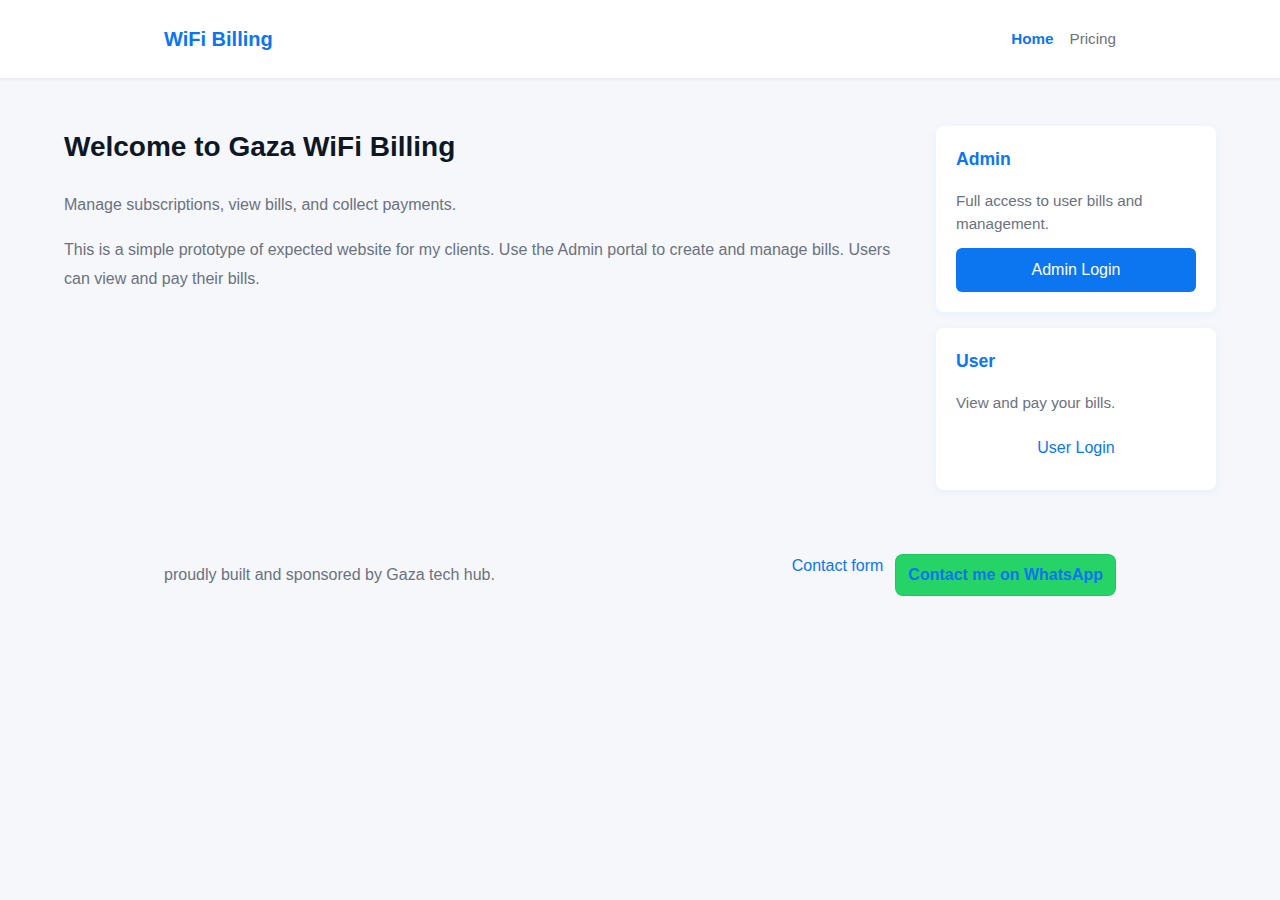
<file: index.html>
<!doctype html>
<html lang="en">
<head>
  <meta charset="utf-8">
  <meta name="viewport" content="width=device-width,initial-scale=1">
  <title>WiFi Billing</title>
  <link rel="stylesheet" href="css/styles.css">
</head>
<body>
  <header class="site-header">
    <div class="container">
      <h1>WiFi Billing</h1>
      <nav class="nav-links">
        <a href="index.html" class="active">Home</a>
        <a href="pricing.html">Pricing</a>
      </nav>
    </div>
  </header>

  <main class="hero-container">
    <div class="hero-content">
      <h2>Welcome to Gaza WiFi Billing</h2>
      <p>Manage subscriptions, view bills, and collect payments.</p>
      <p>This is a simple prototype of expected website for my clients. Use the Admin portal to create and manage bills. Users can view and pay their bills.</p>
    </div>
    <aside class="side-dashboard">
      <div class="dashboard-card">
        <h3>Admin</h3>
        <p>Full access to user bills and management.</p>
        <a href="admin-login.html" class="btn">Admin Login</a>
      </div>
      <div class="dashboard-card">
        <h3>User</h3>
        <p>View and pay your bills.</p>
        <a href="user-login.html" class="btn btn-secondary">User Login</a>
      </div>
    </aside>
  </main>

  <footer class="site-footer">
    <div class="container footer-inner">
      <div class="footer-brand">proudly built and sponsored by Gaza tech hub.</div>
      <div class="contact-list">
        <div class="contact-item"><a href="contact.html">Contact form</a></div>
        <div class="contact-item"><a class="whatsapp-btn" href="https://wa.me/qr/7NFZZEY55QKGK1" target="_blank" rel="noopener">Contact me on WhatsApp</a></div>
      </div>
    </div>
  </footer>

</body>
</html>
</file>
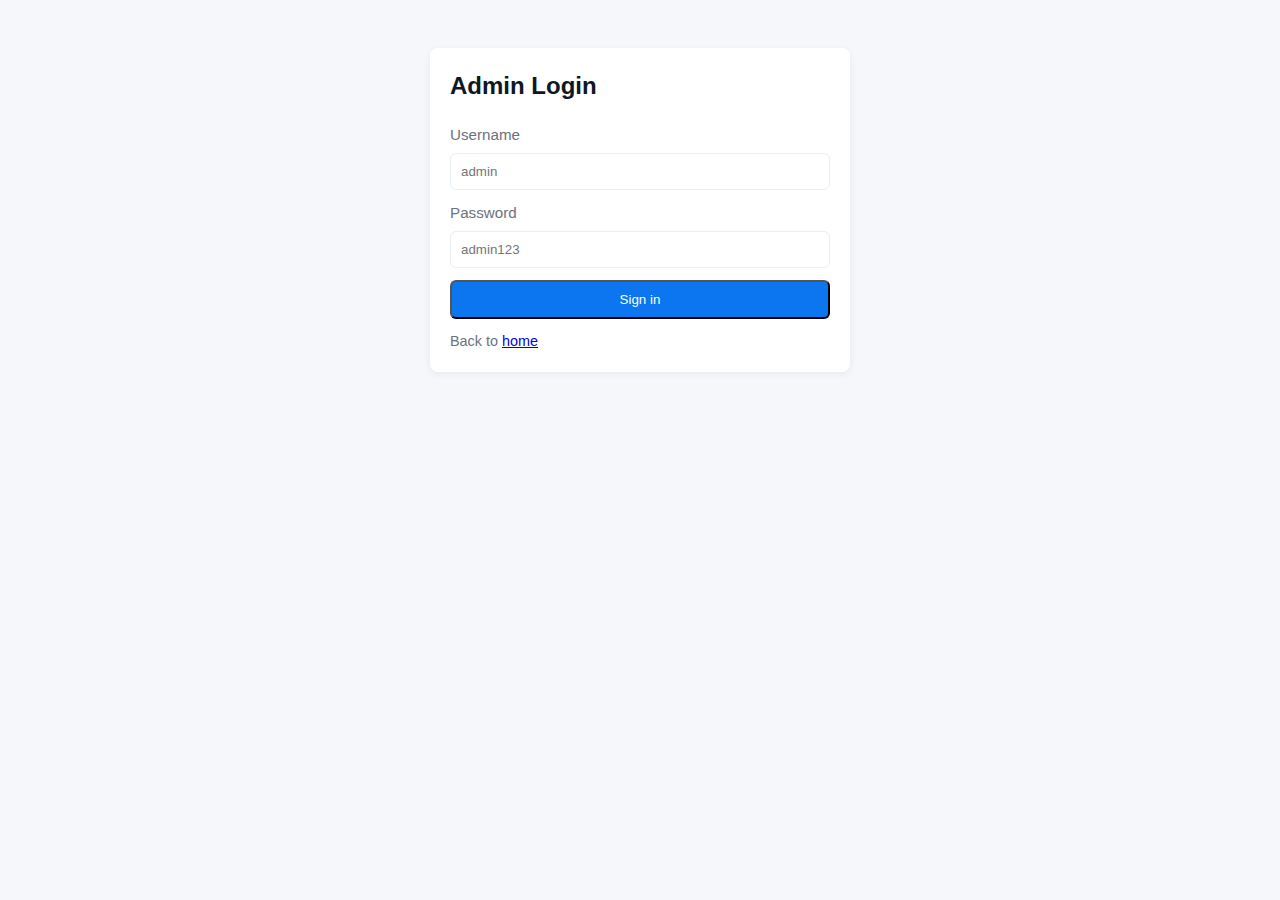
<file: admin-login.html>
<!doctype html>
<html lang="en">
<head>
  <meta charset="utf-8">
  <meta name="viewport" content="width=device-width,initial-scale=1">
  <title>Admin Login - WiFi Billing</title>
  <link rel="stylesheet" href="css/styles.css">
</head>
<body>
  <main class="container">
    <div class="form">
      <h2>Admin Login</h2>
      <div class="row">
        <label for="username">Username</label>
        <input id="username" type="text" placeholder="admin">
      </div>
      <div class="row">
        <label for="password">Password</label>
        <input id="password" type="password" placeholder="admin123">
      </div>
      <div class="row">
        <button id="loginBtn" class="btn btn-block">Sign in</button>
      </div>
      <div class="small">Back to <a href="index.html">home</a></div>
    </div>
  </main>
  <script src="js/app.js"></script>
  <script>
    const btn = document.getElementById('loginBtn')
    btn.addEventListener('click', ()=>{
      const username = document.getElementById('username').value.trim()
      const password = document.getElementById('password').value
      try{
        const user = WifiBilling.login({username,password})
        if(user.role!=='admin') { alert('Not an admin'); WifiBilling.logout(); return }
        location.href='admin.html'
      }catch(e){ alert(e.message) }
    })
  </script>
</body>
</html>
</file>
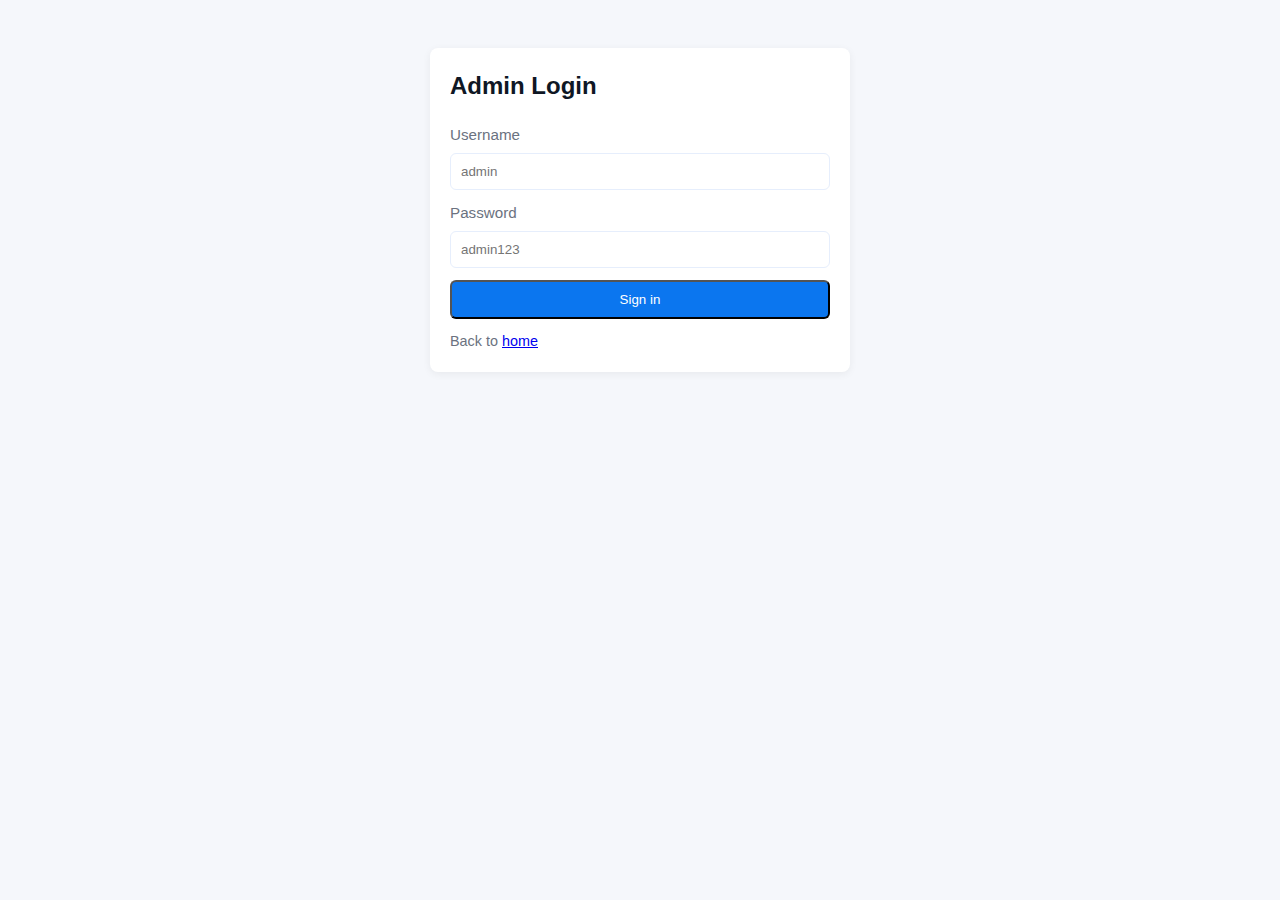
<file: admin.html>
<!doctype html>
<html lang="en">
<head>
  <meta charset="utf-8">
  <meta name="viewport" content="width=device-width,initial-scale=1">
  <title>Admin -  Gaza WiFi Billing</title>
  <link rel="stylesheet" href="css/styles.css">
</head>
<body>
  <header class="site-header">
    <div class="container">
      <h1>Admin</h1>
      <nav>
        <button id="logout" class="btn btn-secondary">Logout</button>
      </nav>
    </div>
  </header>

  <main class="container">
    <section class="form">
      <h2>Create Bill</h2>
      <div class="row"><label>User ID</label><input id="b_userId" type="number" min="1"></div>
      <div class="row"><label>Period (YYYY-MM)</label><input id="b_period" type="text" placeholder="2026-02"></div>
      <div class="row"><label>Amount</label><input id="b_amount" type="number" step="0.01" placeholder="45.00"></div>
      <div class="row"><label>Notes</label><input id="b_notes" type="text"></div>
      <div class="row"><button id="createBill" class="btn btn-block">Create Bill</button></div>
    </section>

    <section style="margin-top:20px">
      <h3>All Bills</h3>
      <table class="table" id="billsTable"><thead><tr><th>ID</th><th>User</th><th>Period</th><th>Amount</th><th>Status</th><th>Actions</th></tr></thead><tbody></tbody></table>
    </section>
  </main>

  <script src="js/app.js"></script>
  <script>
    // require admin
    const s = WifiBilling.getSession()
    if(!s || s.role!=='admin') { alert('Admin only'); location.href='admin-login.html' }

    function refresh(){
      const rows = document.querySelector('#billsTable tbody')
      rows.innerHTML = ''
      const bills = WifiBilling.getAllBills()
      const users = JSON.parse(localStorage.getItem('wifi_billing_v1') || '{}').users || []
      bills.forEach(b=>{
        const user = users.find(u=>u.id===b.userId)
        const tr = document.createElement('tr')
        tr.innerHTML = `<td>${b.id}</td><td>${user?user.username:'#'+b.userId}</td><td>${b.period}</td><td>${WifiBilling.fmtMoney(b.amount)}</td><td>${b.paid?'<span class="badge paid">Paid</span>':'<span class="badge due">Due</span>'}</td><td class="actions"><button data-id="${b.id}" class="btn mark">Mark Paid</button><button data-id="${b.id}" class="btn btn-secondary del">Delete</button></td>`
        rows.appendChild(tr)
      })
      Array.from(document.querySelectorAll('.mark')).forEach(btn=>btn.addEventListener('click', e=>{ WifiBilling.setBillPaid(+e.target.dataset.id,true); refresh() }))
      Array.from(document.querySelectorAll('.del')).forEach(btn=>btn.addEventListener('click', e=>{ if(confirm('Delete?')){ WifiBilling.deleteBill(+e.target.dataset.id); refresh() }}))
    }
    refresh()

    document.getElementById('createBill').addEventListener('click', ()=>{
      const userId = Number(document.getElementById('b_userId').value)
      const period = document.getElementById('b_period').value.trim()
      const amount = document.getElementById('b_amount').value
      const notes = document.getElementById('b_notes').value
      if(!userId||!period||!amount) return alert('Fill fields')
      try{ WifiBilling.createBill({userId,period,amount,notes}); alert('Created'); refresh() }catch(e){ alert(e.message) }
    })

    document.getElementById('logout').addEventListener('click', ()=>{ WifiBilling.logout(); location.href='admin-login.html' })
  </script>
</body>
</html>
</file>
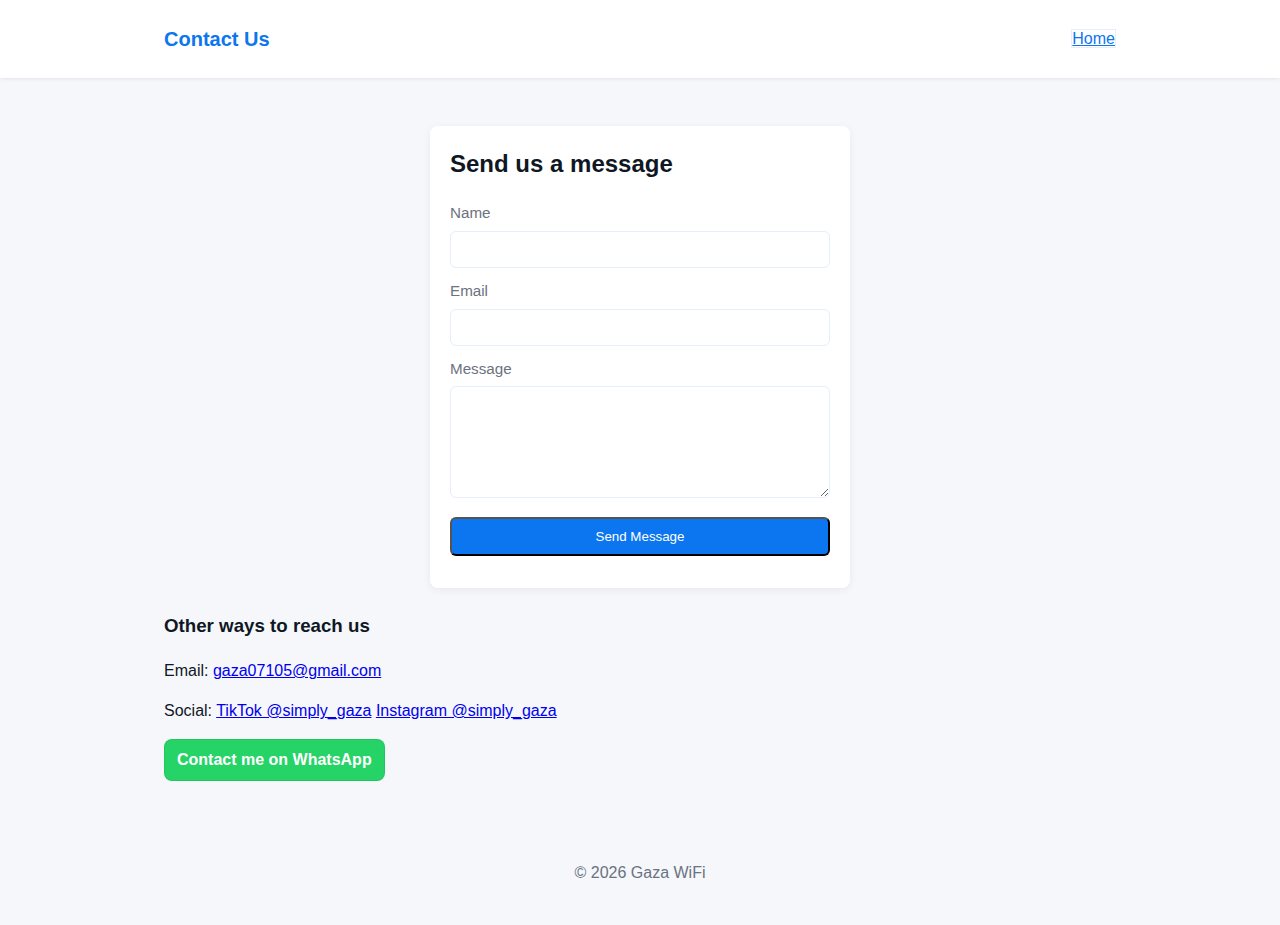
<file: contact.html>
<!doctype html>
<html lang="en">
<head>
  <meta charset="utf-8">
  <meta name="viewport" content="width=device-width,initial-scale=1">
  <title>Contact - WiFi Billing</title>
  <link rel="stylesheet" href="css/styles.css">
</head>
<body>
  <header class="site-header">
    <div class="container">
      <h1>Contact Us</h1>
      <nav>
        <a href="index.html" class="btn btn-secondary">Home</a>
      </nav>
    </div>
  </header>

  <main class="container">
    <div class="form">
      <h2>Send us a message</h2>
      <div class="row"><label for="c_name">Name</label><input id="c_name" type="text"></div>
      <div class="row"><label for="c_email">Email</label><input id="c_email" type="email"></div>
      <div class="row"><label for="c_message">Message</label><textarea id="c_message" rows="6" style="width:100%;padding:10px;border:1px solid #e6eefc;border-radius:6px"></textarea></div>
      <div class="row"><button id="send" class="btn btn-block">Send Message</button></div>
      <div id="status" class="small"></div>
    </div>

    <section>
      <h3>Other ways to reach us</h3>
      <p>Email: <a href="mailto:gaza07105@gmail.com">gaza07105@gmail.com</a></p>
      <p>Social: <a class="social-link" href="https://www.tiktok.com/@simply_gaza" target="_blank" rel="noopener">TikTok @simply_gaza</a> <a class="social-link" href="https://www.instagram.com/simply_gaza" target="_blank" rel="noopener">Instagram @simply_gaza</a></p>
      <p><a class="whatsapp-btn" href="https://wa.me/qr/7NFZZEY55QKGK1" target="_blank" rel="noopener">Contact me on WhatsApp</a></p>
    </section>
  </main>

  <footer class="site-footer">
    <div class="container">&copy; 2026 Gaza WiFi</div>
  </footer>

  <script src="js/app.js"></script>
  <script>
    document.getElementById('send').addEventListener('click', ()=>{
      const name = document.getElementById('c_name').value.trim()
      const email = document.getElementById('c_email').value.trim()
      const message = document.getElementById('c_message').value.trim()
      if(!name||!email||!message) return document.getElementById('status').textContent = 'Please fill all fields.'
      const key = 'wifi_contacts'
      const s = localStorage.getItem(key)
      const arr = s?JSON.parse(s):[]
      arr.push({id:Date.now(),name,email,message,created:new Date().toISOString()})
      localStorage.setItem(key, JSON.stringify(arr))
      document.getElementById('status').textContent = 'Message sent (saved locally).'
      document.getElementById('c_name').value=''
      document.getElementById('c_email').value=''
      document.getElementById('c_message').value=''
    })
  </script>
</body>
</html>
</file>
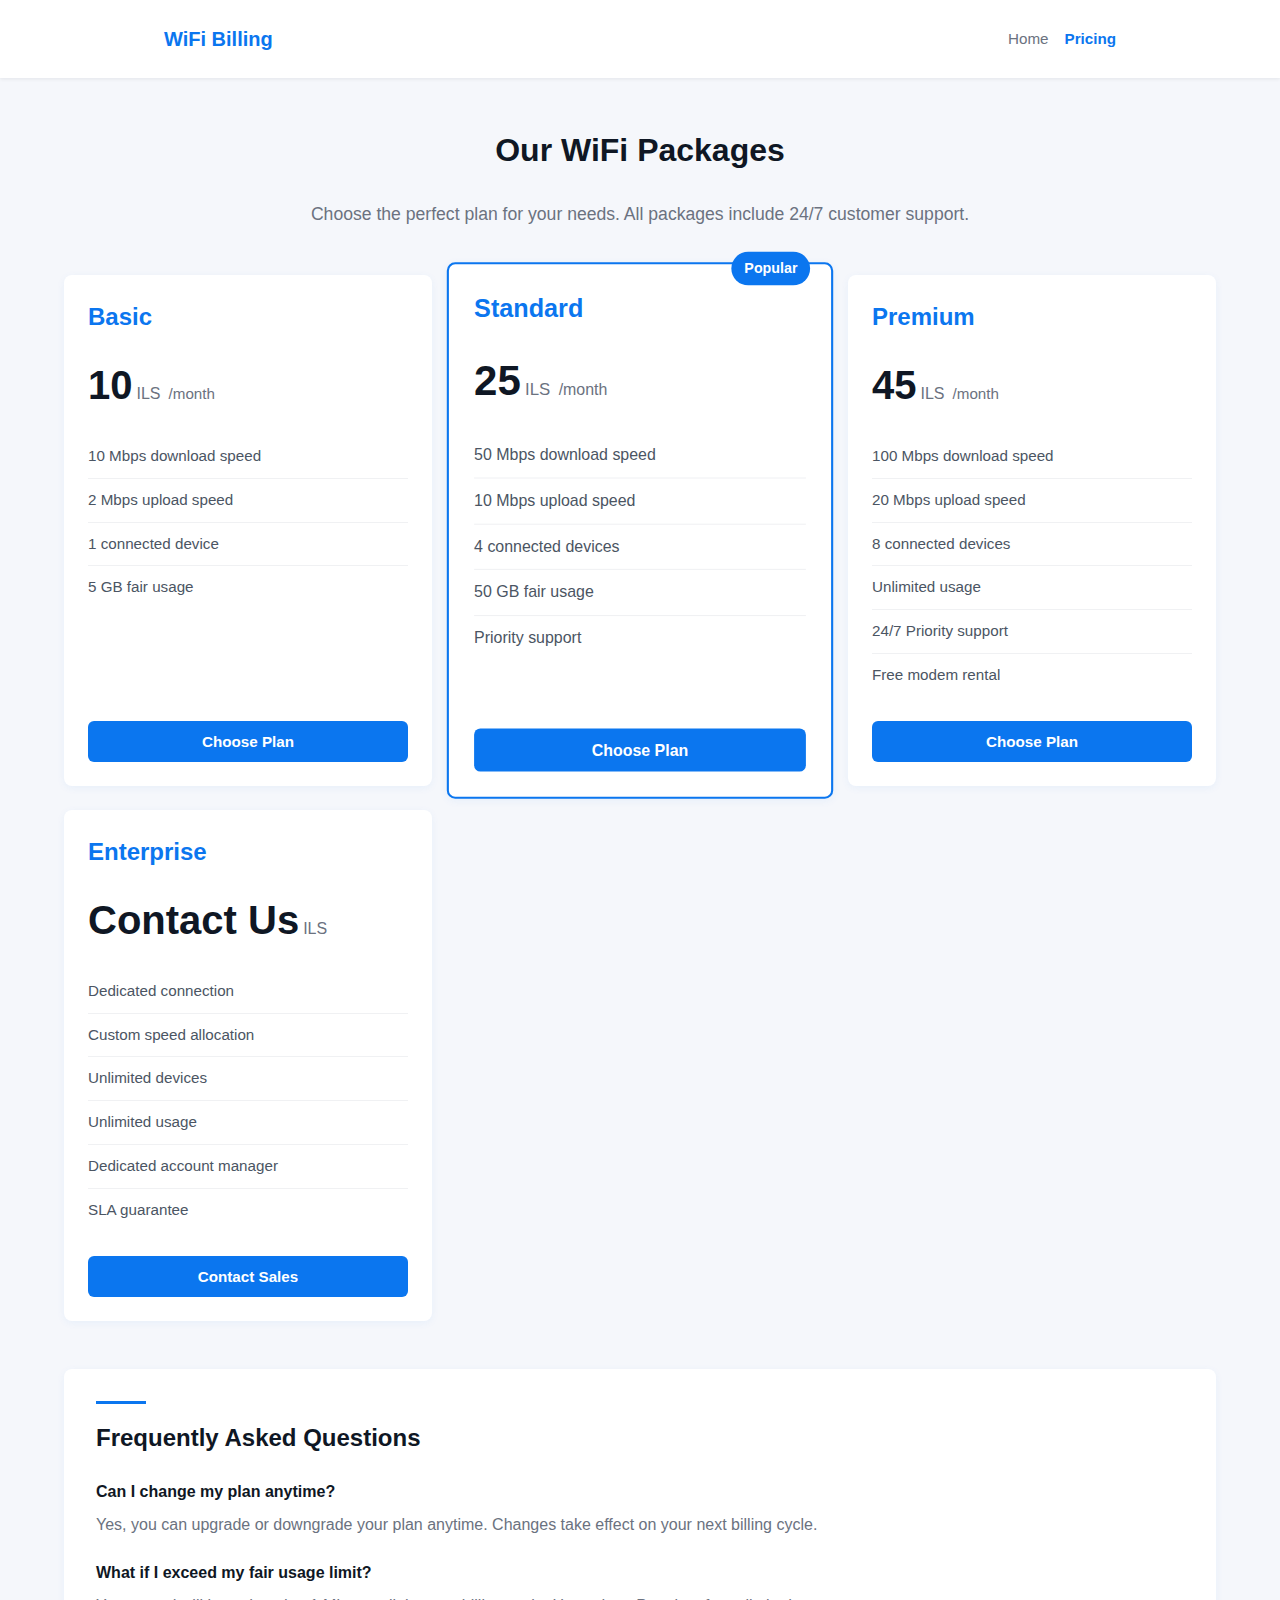
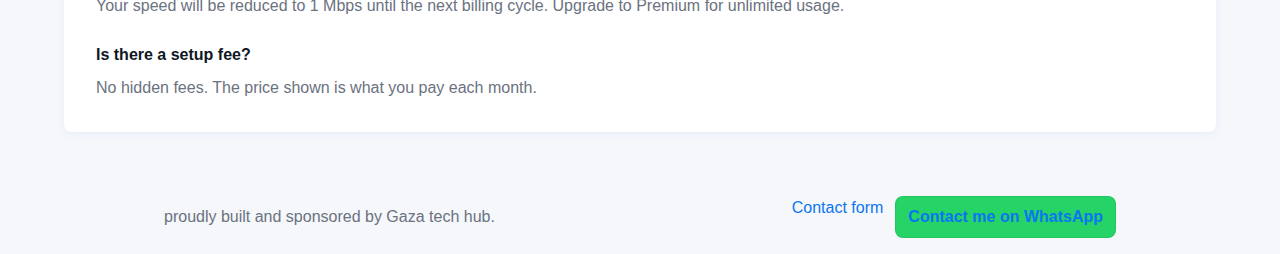
<file: pricing.html>
<!doctype html>
<html lang="en">
<head>
  <meta charset="utf-8">
  <meta name="viewport" content="width=device-width,initial-scale=1">
  <title>Pricing Plans - WiFi Billing</title>
  <link rel="stylesheet" href="css/styles.css">
</head>
<body>
  <header class="site-header">
    <div class="container">
      <h1><a href="index.html" style="color:inherit;text-decoration:none">WiFi Billing</a></h1>
      <nav class="nav-links">
        <a href="index.html">Home</a>
        <a href="pricing.html" class="active">Pricing</a>
      </nav>
    </div>
  </header>

  <main class="pricing-container">
    <div class="pricing-header">
      <h2>Our WiFi Packages</h2>
      <p>Choose the perfect plan for your needs. All packages include 24/7 customer support.</p>
    </div>

    <div class="pricing-grid">
      <div class="pricing-card">
        <h3>Basic</h3>
        <div class="price">
          <span class="amount">10</span>
          <span class="currency">ILS</span>
          <span class="period">/month</span>
        </div>
        <ul class="features">
          <li>10 Mbps download speed</li>
          <li>2 Mbps upload speed</li>
          <li>1 connected device</li>
          <li>5 GB fair usage</li>
        </ul>
        <button class="btn btn-package">Choose Plan</button>
      </div>

      <div class="pricing-card featured">
        <div class="featured-badge">Popular</div>
        <h3>Standard</h3>
        <div class="price">
          <span class="amount">25</span>
          <span class="currency">ILS</span>
          <span class="period">/month</span>
        </div>
        <ul class="features">
          <li>50 Mbps download speed</li>
          <li>10 Mbps upload speed</li>
          <li>4 connected devices</li>
          <li>50 GB fair usage</li>
          <li>Priority support</li>
        </ul>
        <button class="btn btn-package">Choose Plan</button>
      </div>

      <div class="pricing-card">
        <h3>Premium</h3>
        <div class="price">
          <span class="amount">45</span>
          <span class="currency">ILS</span>
          <span class="period">/month</span>
        </div>
        <ul class="features">
          <li>100 Mbps download speed</li>
          <li>20 Mbps upload speed</li>
          <li>8 connected devices</li>
          <li>Unlimited usage</li>
          <li>24/7 Priority support</li>
          <li>Free modem rental</li>
        </ul>
        <button class="btn btn-package">Choose Plan</button>
      </div>

      <div class="pricing-card">
        <h3>Enterprise</h3>
        <div class="price">
          <span class="amount">Contact Us</span>
          <span class="currency">ILS</span>
          <span class="period"></span>
        </div>
        <ul class="features">
          <li>Dedicated connection</li>
          <li>Custom speed allocation</li>
          <li>Unlimited devices</li>
          <li>Unlimited usage</li>
          <li>Dedicated account manager</li>
          <li>SLA guarantee</li>
        </ul>
        <button class="btn btn-package">Contact Sales</button>
      </div>
    </div>

    <div class="pricing-faq">
      <h3>Frequently Asked Questions</h3>
      <div class="faq-item">
        <h4>Can I change my plan anytime?</h4>
        <p>Yes, you can upgrade or downgrade your plan anytime. Changes take effect on your next billing cycle.</p>
      </div>
      <div class="faq-item">
        <h4>What if I exceed my fair usage limit?</h4>
        <p>Your speed will be reduced to 1 Mbps until the next billing cycle. Upgrade to Premium for unlimited usage.</p>
      </div>
      <div class="faq-item">
        <h4>Is there a setup fee?</h4>
        <p>No hidden fees. The price shown is what you pay each month.</p>
      </div>
    </div>
  </main>

  <footer class="site-footer">
    <div class="container footer-inner">
      <div class="footer-brand">proudly built and sponsored by Gaza tech hub.</div>
      <div class="contact-list">
        <div class="contact-item"><a href="contact.html">Contact form</a></div>
        <div class="contact-item"><a class="whatsapp-btn" href="https://wa.me/qr/7NFZZEY55QKGK1" target="_blank" rel="noopener">Contact me on WhatsApp</a></div>
      </div>
    </div>
  </footer>

</body>
</html>
</file>
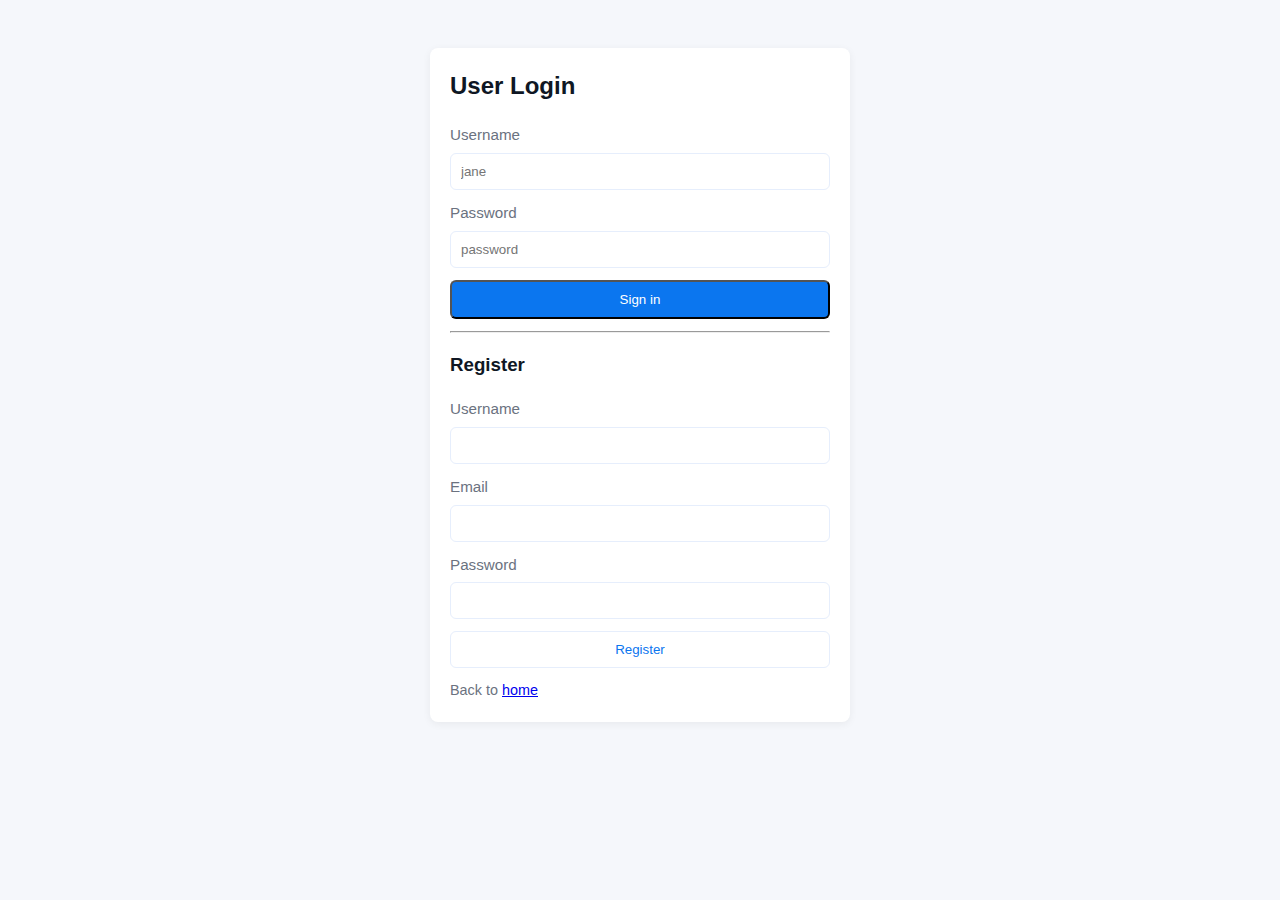
<file: user-login.html>
<!doctype html>
<html lang="en">
<head>
  <meta charset="utf-8">
  <meta name="viewport" content="width=device-width,initial-scale=1">
  <title>User Login - WiFi Billing</title>
  <link rel="stylesheet" href="css/styles.css">
</head>
<body>
  <main class="container">
    <div class="form">
      <h2>User Login</h2>
      <div class="row">
        <label for="username">Username</label>
        <input id="username" type="text" placeholder="jane">
      </div>
      <div class="row">
        <label for="password">Password</label>
        <input id="password" type="password" placeholder="password">
      </div>
      <div class="row">
        <button id="loginBtn" class="btn btn-block">Sign in</button>
      </div>
      <hr>
      <h3>Register</h3>
      <div class="row">
        <label for="r_username">Username</label>
        <input id="r_username" type="text">
      </div>
      <div class="row">
        <label for="r_email">Email</label>
        <input id="r_email" type="email">
      </div>
      <div class="row">
        <label for="r_password">Password</label>
        <input id="r_password" type="password">
      </div>
      <div class="row">
        <button id="regBtn" class="btn btn-secondary btn-block">Register</button>
      </div>
      <div class="small">Back to <a href="index.html">home</a></div>
    </div>
  </main>

  <script src="js/app.js"></script>
  <script>
    document.getElementById('loginBtn').addEventListener('click', ()=>{
      const username = document.getElementById('username').value.trim()
      const password = document.getElementById('password').value
      try{ WifiBilling.login({username,password}); location.href='user.html' }catch(e){ alert(e.message) }
    })

    document.getElementById('regBtn').addEventListener('click', ()=>{
      const username = document.getElementById('r_username').value.trim()
      const email = document.getElementById('r_email').value.trim()
      const password = document.getElementById('r_password').value
      if(!username||!email||!password) return alert('Please fill fields')
      try{ WifiBilling.register({username,password,email}); alert('Registered — please login'); }catch(e){ alert(e.message) }
    })
  </script>
</body>
</html>
</file>
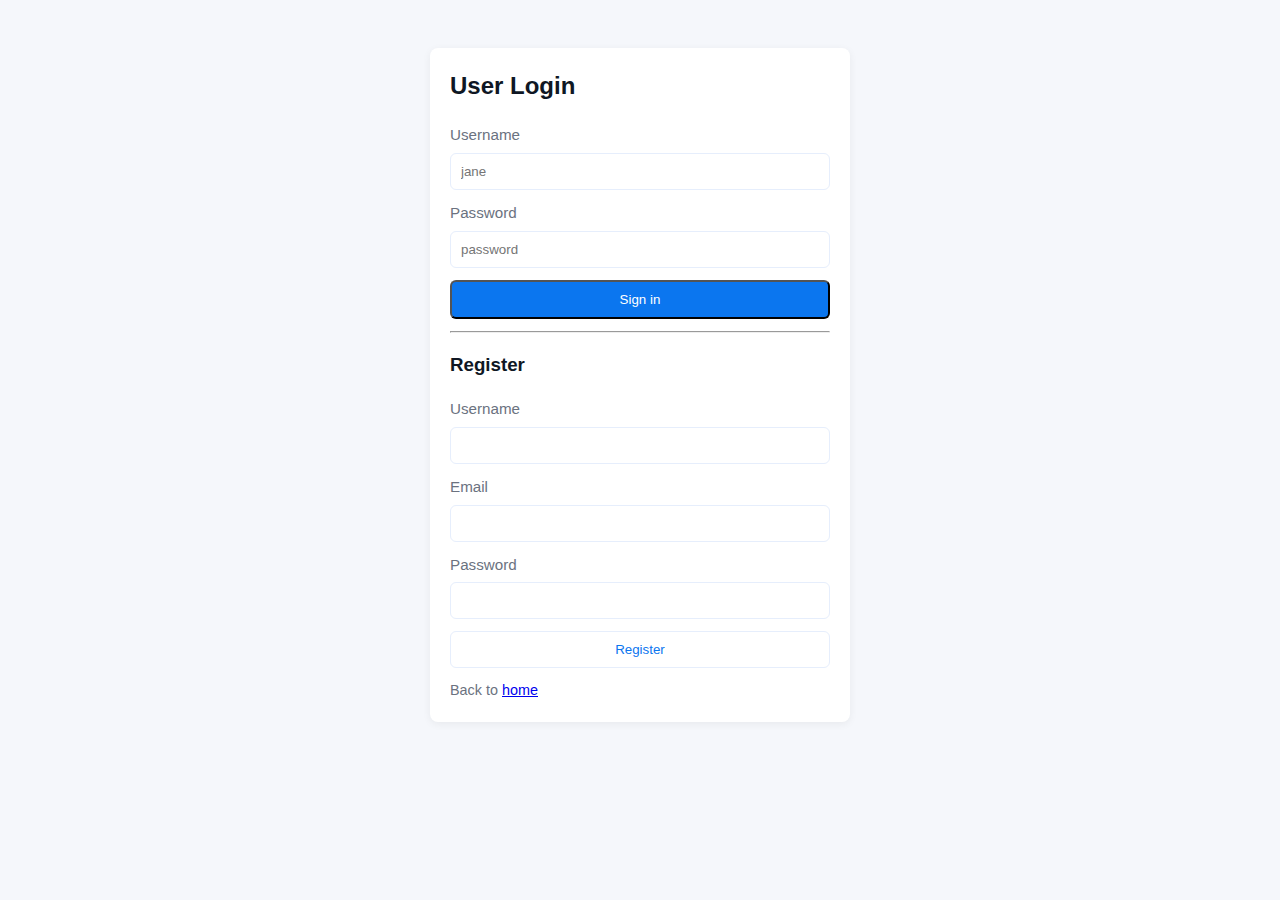
<file: user-packages.html>
<!doctype html>
<html lang="en">
<head>
  <meta charset="utf-8">
  <meta name="viewport" content="width=device-width,initial-scale=1">
  <title>WiFi Packages - Subscription</title>
  <link rel="stylesheet" href="css/styles.css">
</head>
<body>
  <header class="site-header">
    <div class="container">
      <h1><a href="index.html" style="color:inherit;text-decoration:none">WiFi Billing</a></h1>
      <nav class="nav-links">
        <a href="user.html">Dashboard</a>
        <a href="user-packages.html" class="active">Packages</a>
        <a href="#" onclick="logout()">Logout</a>
      </nav>
    </div>
  </header>

  <main class="pricing-container">
    <div class="pricing-header">
      <h2>WiFi Subscription Packages</h2>
      <p>Choose a package and enjoy instant WiFi access. Limited to 1 device per subscription.</p>
    </div>

    <div class="pricing-grid packages-grid">
      <div class="pricing-card package-option">
        <h3>1 Hour Pass</h3>
        <div class="price">
          <span class="amount">20</span>
          <span class="currency">KES</span>
        </div>
        <ul class="features">
          <li>1 hour WiFi access</li>
          <li>Full speed internet</li>
          <li>1 device limit</li>
          <li>Valid for 24 hours</li>
        </ul>
        <button class="btn btn-package" onclick="subscribe('1_hour', 20)">Subscribe Now</button>
      </div>

      <div class="pricing-card package-option">
        <h3>3 Hours Pass</h3>
        <div class="price">
          <span class="amount">30</span>
          <span class="currency">KES</span>
        </div>
        <ul class="features">
          <li>3 hours WiFi access</li>
          <li>Full speed internet</li>
          <li>1 device limit</li>
          <li>Valid for 48 hours</li>
        </ul>
        <button class="btn btn-package" onclick="subscribe('3_hours', 30)">Subscribe Now</button>
      </div>

      <div class="pricing-card package-option">
        <h3>1 Day Pass</h3>
        <div class="price">
          <span class="amount">40</span>
          <span class="currency">KES</span>
        </div>
        <ul class="features">
          <li>24 hours WiFi access</li>
          <li>Full speed internet</li>
          <li>1 device limit</li>
          <li>Valid for 7 days</li>
        </ul>
        <button class="btn btn-package" onclick="subscribe('1_day', 40)">Subscribe Now</button>
      </div>

      <div class="pricing-card package-option featured">
        <div class="featured-badge">Best Value</div>
        <h3>1 Week Pass</h3>
        <div class="price">
          <span class="amount">250</span>
          <span class="currency">KES</span>
        </div>
        <ul class="features">
          <li>7 days unlimited access</li>
          <li>Full speed internet</li>
          <li>1 device limit</li>
          <li>Valid for 30 days</li>
        </ul>
        <button class="btn btn-package" onclick="subscribe('1_week', 250)">Subscribe Now</button>
      </div>

      <div class="pricing-card package-option">
        <h3>Monthly Subscription</h3>
        <div class="price">
          <span class="amount">500</span>
          <span class="currency">KES</span>
        </div>
        <ul class="features">
          <li>30 days unlimited access</li>
          <li>Full speed internet</li>
          <li>1 device limit</li>
          <li>Auto-renews monthly</li>
        </ul>
        <button class="btn btn-package" onclick="subscribe('monthly', 500)">Subscribe Now</button>
      </div>
    </div>

    <div class="subscription-info">
      <h3>Active Subscription</h3>
      <div class="current-subscription">
        <p id="subscriptionStatus">Loading...</p>
        <div id="subscriptionDetails" style="margin-top:16px;display:none;">
          <p><strong>Package:</strong> <span id="packageName"></span></p>
          <p><strong>Amount:</strong> <span id="packageAmount"></span> KES</p>
          <p><strong>Expires:</strong> <span id="expiryDate"></span></p>
          <button class="btn btn-secondary" onclick="cancelSubscription()" style="margin-top:12px;">Cancel Subscription</button>
        </div>
      </div>
    </div>
  </main>

  <footer class="site-footer">
    <div class="container footer-inner">
      <div class="footer-brand">proudly built and sponsored by Gaza tech hub.</div>
      <div class="contact-list">
        <div class="contact-item"><a href="contact.html">Contact form</a></div>
        <div class="contact-item"><a class="whatsapp-btn" href="https://wa.me/qr/7NFZZEY55QKGK1" target="_blank" rel="noopener">Support on WhatsApp</a></div>
      </div>
    </div>
  </footer>

  <script src="js/app.js"></script>
  <script>
    const packageNames = {
      '1_hour': '1 Hour Pass',
      '3_hours': '3 Hours Pass',
      '1_day': '1 Day Pass',
      '1_week': '1 Week Pass',
      'monthly': 'Monthly Subscription'
    };

    function subscribe(packageId, amount) {
      const session = JSON.parse(localStorage.getItem('wifi_session'));
      if (!session) {
        alert('Please login first');
        location.href = 'user-login.html';
        return;
      }

      const state = readState();
      const userIndex = state.users.findIndex(u => u.id === session.userId);
      
      if (userIndex === -1) {
        alert('User not found');
        return;
      }

      // Calculate expiry date based on package
      const expiryDate = new Date();
      switch(packageId) {
        case '1_hour':
          expiryDate.setHours(expiryDate.getHours() + 1);
          break;
        case '3_hours':
          expiryDate.setHours(expiryDate.getHours() + 3);
          break;
        case '1_day':
          expiryDate.setDate(expiryDate.getDate() + 1);
          break;
        case '1_week':
          expiryDate.setDate(expiryDate.getDate() + 7);
          break;
        case 'monthly':
          expiryDate.setMonth(expiryDate.getMonth() + 1);
          break;
      }

      // Save subscription
      if (!state.users[userIndex].subscription) {
        state.users[userIndex].subscription = {};
      }

      state.users[userIndex].subscription = {
        packageId: packageId,
        packageName: packageNames[packageId],
        amount: amount,
        startDate: new Date().toISOString(),
        expiryDate: expiryDate.toISOString(),
        status: 'active'
      };

      writeState(state);
      alert(`Successfully subscribed to ${packageNames[packageId]}!`);
      loadSubscriptionStatus();
    }

    function loadSubscriptionStatus() {
      const session = JSON.parse(localStorage.getItem('wifi_session'));
      if (!session) {
        location.href = 'user-login.html';
        return;
      }

      const state = readState();
      const user = state.users.find(u => u.id === session.userId);

      const statusDiv = document.getElementById('subscriptionStatus');
      const detailsDiv = document.getElementById('subscriptionDetails');

      if (user && user.subscription && user.subscription.status === 'active') {
        const expiryDate = new Date(user.subscription.expiryDate);
        const now = new Date();

        if (expiryDate > now) {
          statusDiv.textContent = `✓ You have an active subscription`;
          document.getElementById('packageName').textContent = user.subscription.packageName;
          document.getElementById('packageAmount').textContent = user.subscription.amount;
          document.getElementById('expiryDate').textContent = expiryDate.toLocaleString();
          detailsDiv.style.display = 'block';
        } else {
          statusDiv.textContent = `⚠ Your subscription has expired. Please renew.`;
          detailsDiv.style.display = 'none';
        }
      } else {
        statusDiv.textContent = `No active subscription. Choose a package below.`;
        detailsDiv.style.display = 'none';
      }
    }

    function cancelSubscription() {
      if (!confirm('Are you sure you want to cancel your subscription?')) return;

      const session = JSON.parse(localStorage.getItem('wifi_session'));
      const state = readState();
      const userIndex = state.users.findIndex(u => u.id === session.userId);

      if (userIndex !== -1) {
        state.users[userIndex].subscription = null;
        writeState(state);
        alert('Subscription cancelled');
        loadSubscriptionStatus();
      }
    }

    function logout() {
      localStorage.removeItem('wifi_session');
      location.href = 'index.html';
    }

    // Load subscription status on page load
    document.addEventListener('DOMContentLoaded', loadSubscriptionStatus);
  </script>
</body>
</html>
</file>
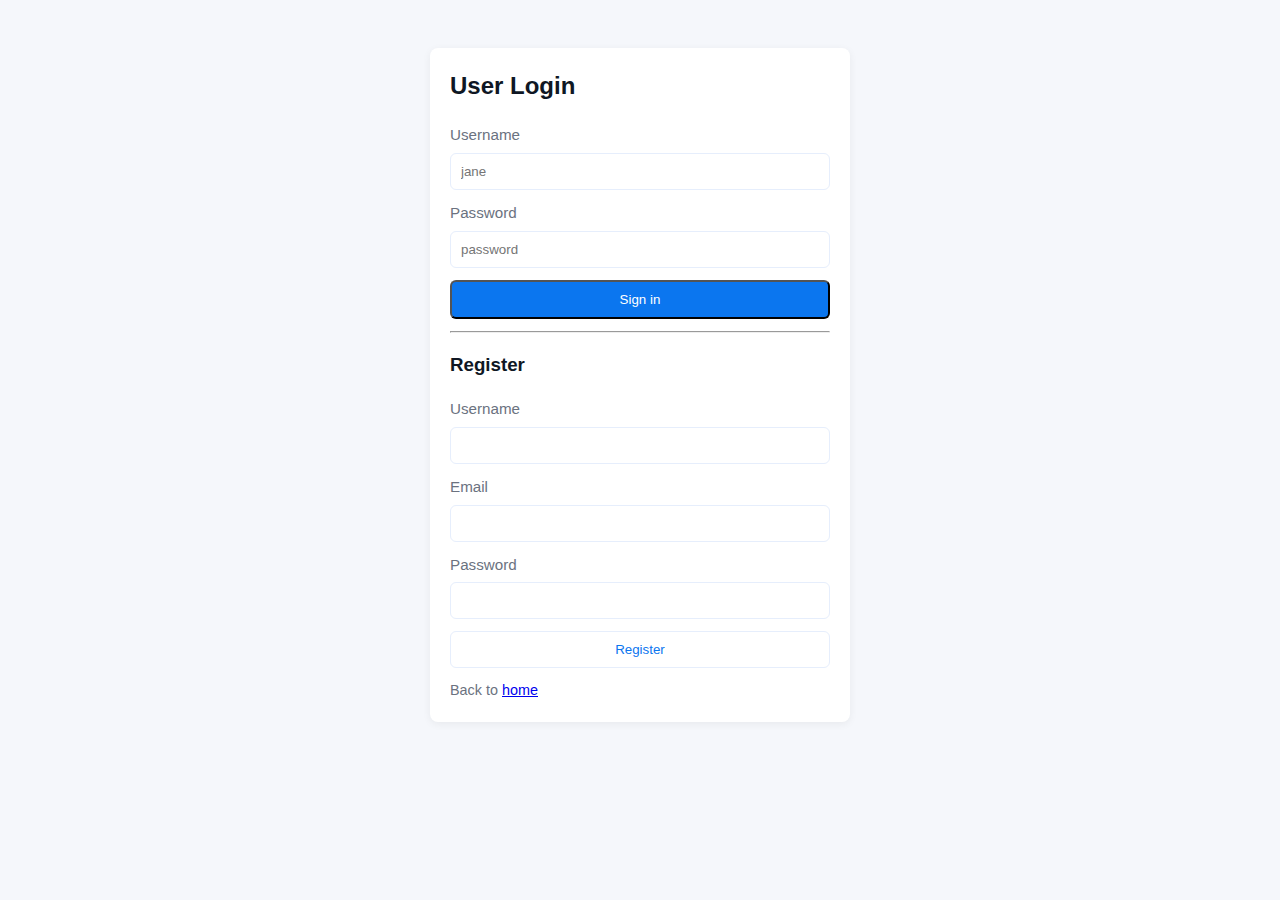
<file: user.html>
<!doctype html>
<html lang="en">
<head>
  <meta charset="utf-8">
  <meta name="viewport" content="width=device-width,initial-scale=1">
  <title>User - Gaza WiFi Billing</title>
  <link rel="stylesheet" href="css/styles.css">
</head>
<body>
  <header class="site-header">
    <div class="container">
      <h1>User Dashboard</h1>
      <nav>
        <button id="logout" class="btn btn-secondary">Logout</button>
      </nav>
    </div>
  </header>

  <main class="container">
    <section>
      <h2>Your Bills</h2>
      <table class="table" id="myBills"><thead><tr><th>ID</th><th>Period</th><th>Amount</th><th>Status</th><th>Actions</th></tr></thead><tbody></tbody></table>
    </section>
  </main>

  <script src="js/app.js"></script>
  <script>
    const s = WifiBilling.getSession()
    if(!s){ alert('Please login'); location.href='user-login.html' }
    const userId = s.userId

    function refresh(){
      const rows = document.querySelector('#myBills tbody')
      rows.innerHTML=''
      const bills = WifiBilling.getBillsForUser(userId)
      bills.forEach(b=>{
        const tr = document.createElement('tr')
        tr.innerHTML = `<td>${b.id}</td><td>${b.period}</td><td>${WifiBilling.fmtMoney(b.amount)}</td><td>${b.paid?'<span class="badge paid">Paid</span>':'<span class="badge due">Due</span>'}</td><td>${b.paid?'-':'<button class="btn pay" data-id="${b.id}">Pay</button>'}</td>`
        rows.appendChild(tr)
      })
      Array.from(document.querySelectorAll('.pay')).forEach(btn=>btn.addEventListener('click', e=>{ WifiBilling.setBillPaid(+e.target.dataset.id,true); refresh() }))
    }
    refresh()

    document.getElementById('logout').addEventListener('click', ()=>{ WifiBilling.logout(); location.href='user-login.html' })
  </script>
</body>
</html>
</file>
<file: css/styles.css>
*{box-sizing:border-box}
:root{--accent:#0b76ef;--muted:#6b7280;--bg:#f5f7fb}
body{font-family:Inter,Segoe UI,Arial;line-height:1.5;color:#0f1724;background:var(--bg);margin:0}
.container{max-width:1000px;margin:0 auto;padding:24px}
.site-header{background:#fff;box-shadow:0 1px 4px rgba(2,6,23,0.08)}
.site-header .container{display:flex;align-items:center;justify-content:space-between}
.site-header h1{font-size:1.25rem;margin:0;color:var(--accent)}
.btn{background:var(--accent);color:#fff}
.btn-secondary{background:#fff;color:var(--accent);border:1px solid #e6eefc}
/* Hero container with side dashboard */
.hero-container{display:flex;gap:24px;max-width:1200px;margin:0 auto;padding:48px 24px}
.hero-content{flex:1;text-align:left}
.hero-content h2{font-size:1.75rem;margin-top:0;color:#0f1724}
.hero-content p{color:var(--muted);line-height:1.8}
.side-dashboard{width:280px;display:flex;flex-direction:column;gap:16px}
.dashboard-card{background:#fff;padding:20px;border-radius:8px;box-shadow:0 2px 8px rgba(11,118,239,0.06)}
.dashboard-card h3{margin-top:0;color:var(--accent);font-size:1.1rem}
.dashboard-card p{color:var(--muted);font-size:0.95rem;margin:8px 0}
.dashboard-card .btn{display:block;text-align:center;padding:10px;margin-top:12px;text-decoration:none;border-radius:6px;border:none;cursor:pointer}
@media(max-width:900px){.hero-container{flex-direction:column}.hero-content{text-align:center}.side-dashboard{width:100%;flex-direction:row}.dashboard-card{flex:1}}
.site-footer{padding:16px 0;text-align:center;color:var(--muted)}
/* footer contact layout */
.site-footer .footer-inner{display:flex;flex-direction:column;gap:8px;align-items:center}
.site-footer .contact-list{display:flex;gap:12px;flex-wrap:wrap;justify-content:center}
.site-footer .contact-list a{color:var(--accent);text-decoration:none}
@media(min-width:700px){.site-footer .footer-inner{flex-direction:row;justify-content:space-between;padding:0 24px}}
.whatsapp-btn{display:inline-block;background:#25D366;color:#fff;padding:8px 12px;border-radius:8px;text-decoration:none;font-weight:600;border:1px solid rgba(0,0,0,0.06)}
.whatsapp-btn:hover{filter:brightness(0.95)}
.form{max-width:420px;margin:24px auto;background:#fff;padding:20px;border-radius:8px;box-shadow:0 2px 8px rgba(2,6,23,0.06)}
.form h2{margin-top:0}
.form .row{margin-bottom:12px}
label{display:block;margin-bottom:6px;color:var(--muted);font-size:0.95rem}
input[type=text],input[type=password],input[type=email],input[type=number]{width:100%;padding:10px;border:1px solid #e6eefc;border-radius:6px}
.btn-block{display:inline-block;width:100%;text-align:center;padding:10px;border-radius:6px}
.table{width:100%;border-collapse:collapse}
.table th,.table td{padding:10px;border-bottom:1px solid #eef2f7;text-align:left}
.actions button{margin-right:8px}
.small{font-size:0.9rem;color:var(--muted)}
.badge{display:inline-block;padding:6px 8px;border-radius:999px;font-size:0.85rem}
.badge.paid{background:#d1fae5;color:#065f46}
.badge.due{background:#fff7ed;color:#92400e}
/* Navigation links in header */
.nav-links{display:flex;gap:16px}
.nav-links a{color:var(--muted);text-decoration:none;font-size:0.95rem;transition:color 0.2s}
.nav-links a:hover,.nav-links a.active{color:var(--accent);font-weight:600}
/* Pricing page */
.pricing-container{max-width:1200px;margin:0 auto;padding:48px 24px}
.pricing-header{text-align:center;margin-bottom:48px}
.pricing-header h2{font-size:2rem;margin-top:0;color:#0f1724}
.pricing-header p{color:var(--muted);font-size:1.1rem;margin-bottom:0}
.pricing-grid{display:grid;grid-template-columns:repeat(auto-fit,minmax(280px,1fr));gap:24px;margin-bottom:48px}
.pricing-card{background:#fff;border-radius:8px;padding:24px;box-shadow:0 2px 8px rgba(11,118,239,0.06);display:flex;flex-direction:column;transition:transform 0.2s,box-shadow 0.2s;position:relative}
.pricing-card:hover{transform:translateY(-4px);box-shadow:0 8px 16px rgba(11,118,239,0.12)}
.pricing-card.featured{border:2px solid var(--accent);transform:scale(1.05)}
.pricing-card.featured:hover{transform:scale(1.05) translateY(-4px)}
.featured-badge{position:absolute;top:-12px;right:20px;background:var(--accent);color:#fff;padding:6px 12px;border-radius:20px;font-size:0.85rem;font-weight:600}
.pricing-card h3{margin:0 0 20px 0;color:var(--accent);font-size:1.5rem}
.price{display:flex;align-items:baseline;gap:4px;margin-bottom:20px}
.price .amount{font-size:2.5rem;font-weight:700;color:#0f1724}
.price .currency{font-size:1rem;color:var(--muted)}
.price .period{font-size:0.95rem;color:var(--muted);margin-left:4px}
.features{list-style:none;padding:0;margin:0 0 24px 0;flex:1}
.features li{padding:10px 0;border-bottom:1px solid #f0f1f3;color:#4b5563;font-size:0.95rem}
.features li:last-child{border-bottom:none}
.btn-package{display:block;width:100%;padding:12px;border:none;border-radius:6px;font-size:0.95rem;font-weight:600;cursor:pointer;transition:filter 0.2s}
.btn-package{background:var(--accent);color:#fff}
.btn-package:hover{filter:brightness(0.9)}
.pricing-faq{background:#fff;padding:32px;border-radius:8px;box-shadow:0 2px 8px rgba(11,118,239,0.06)}
.pricing-faq h3{margin-top:0;color:#0f1724;font-size:1.5rem}
.pricing-faq h3::before{content:'';border-bottom:3px solid var(--accent);width:50px;display:block;margin-bottom:16px}
.faq-item{margin-bottom:24px}
.faq-item:last-child{margin-bottom:0}
.faq-item h4{margin:0 0 8px 0;color:#0f1724}
.faq-item p{margin:0;color:var(--muted);line-height:1.6}
@media(max-width:768px){.pricing-card.featured{transform:scale(1)}.pricing-card.featured:hover{transform:translateY(-4px)}.pricing-grid{grid-template-columns:1fr}.pricing-header h2{font-size:1.5rem}.nav-links{flex-direction:column;gap:8px}}
</file>
